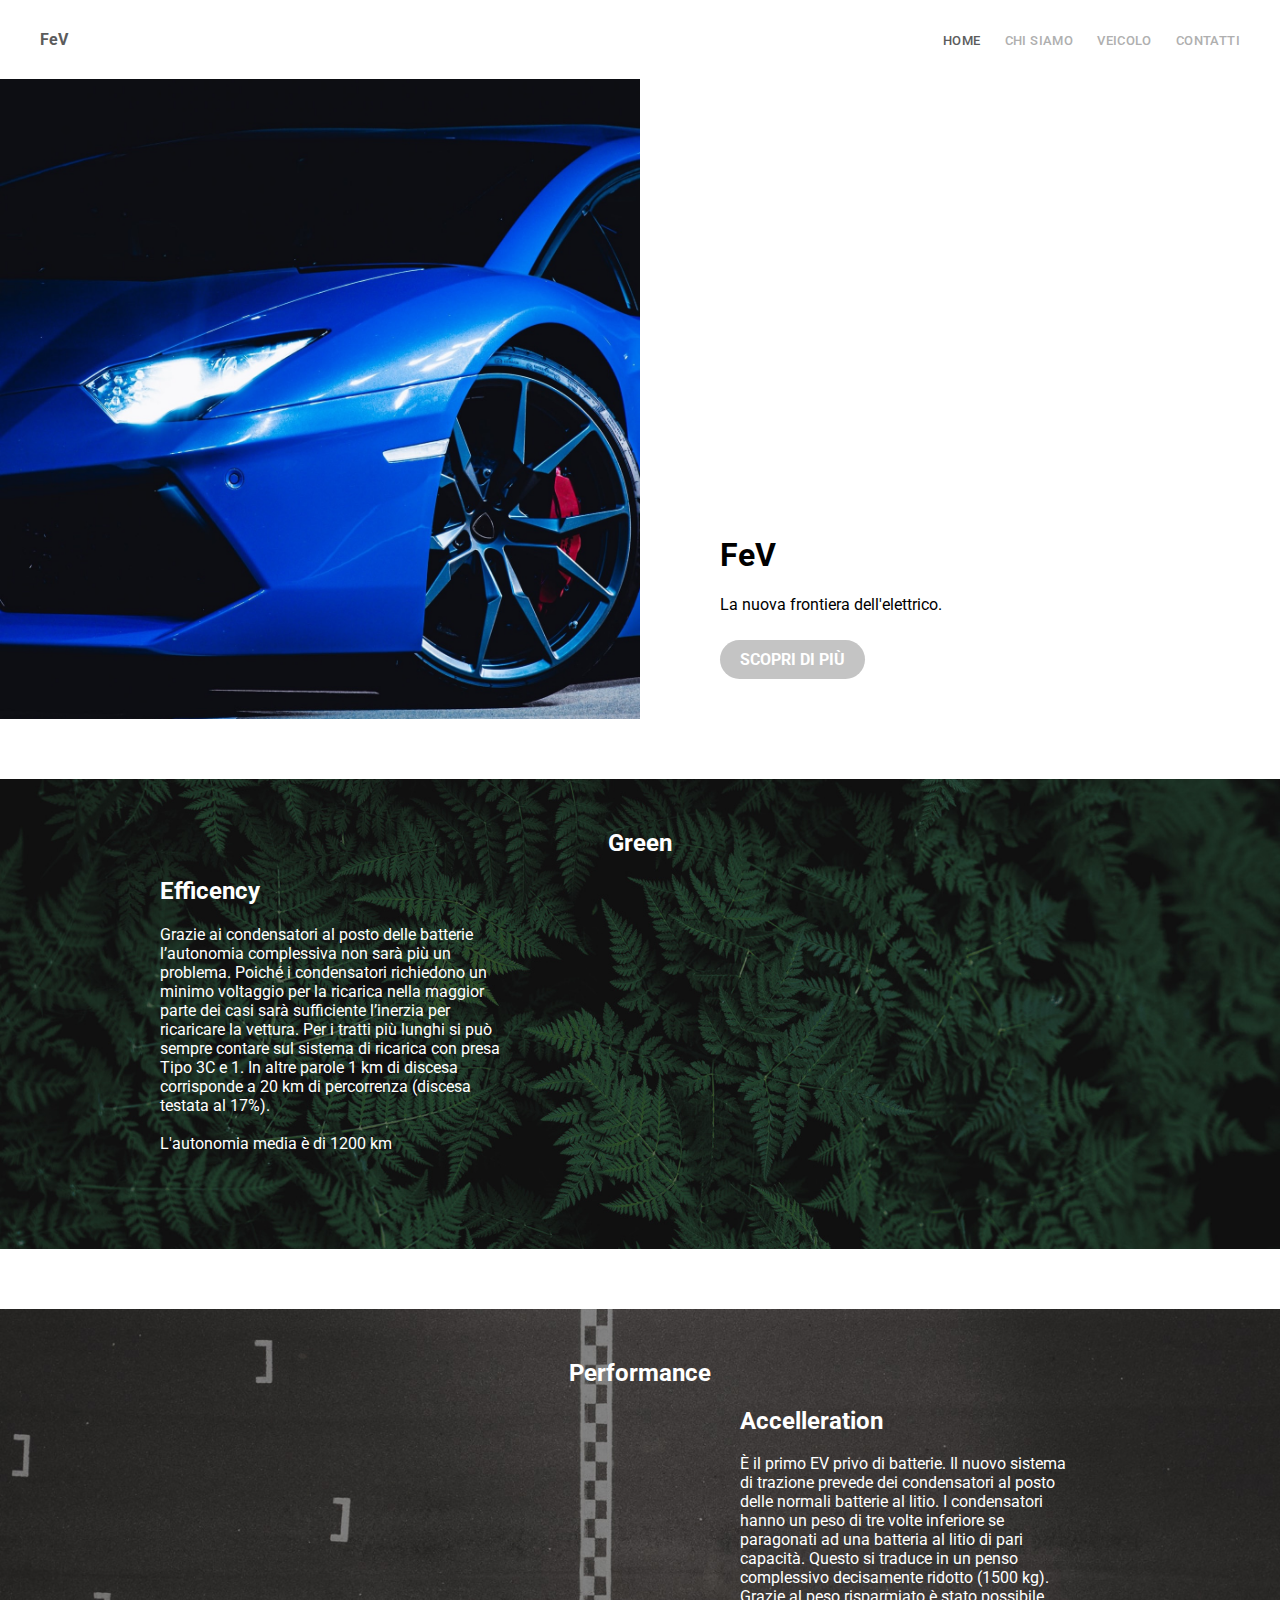
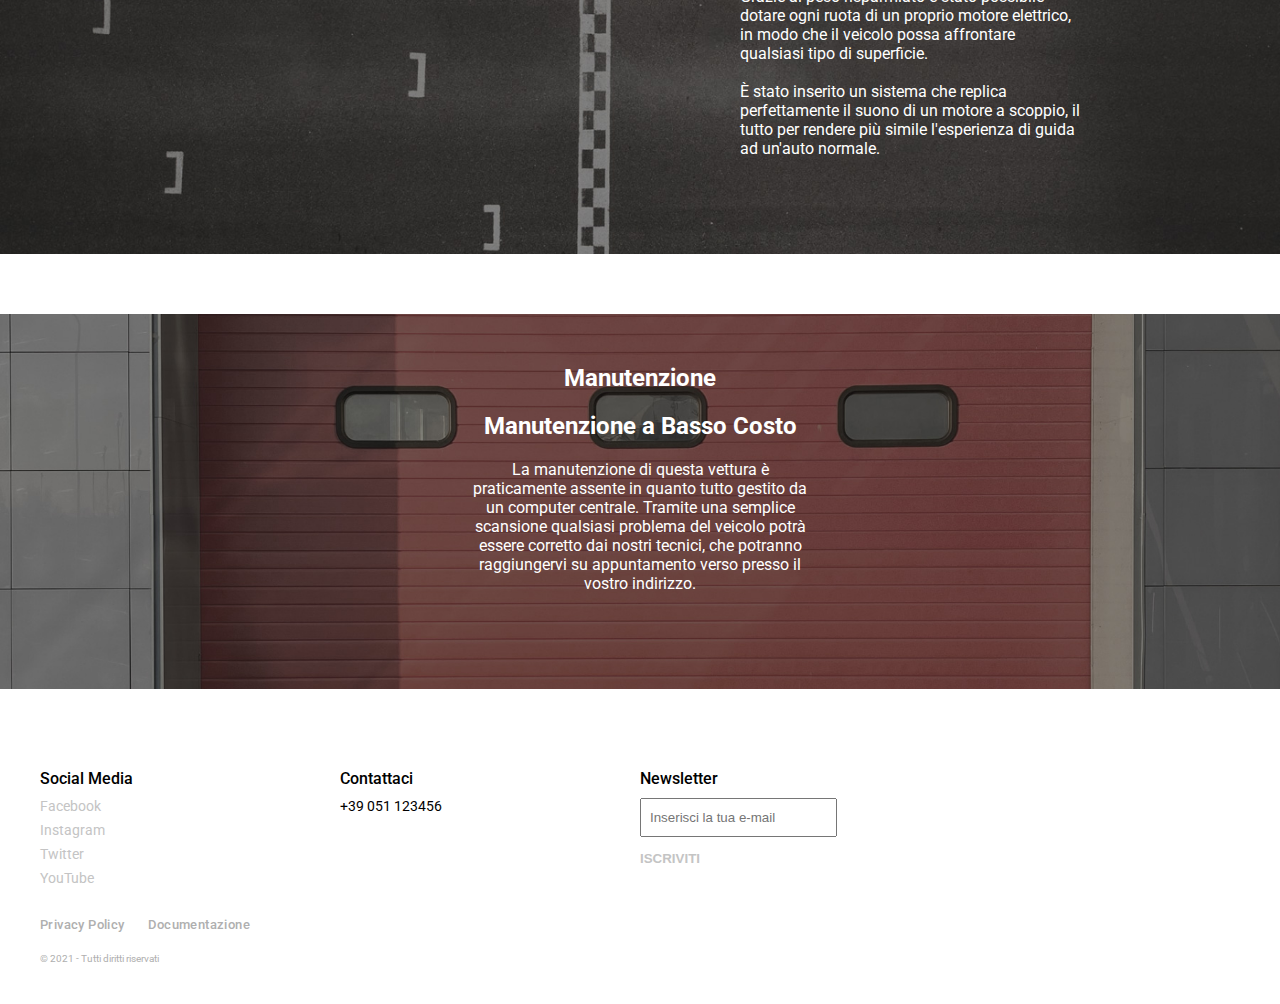
<file: index.html>
<!doctype html>
<html lang="it-IT">
    <head>
        <meta charset="UTF-8">


        <title>FeV</title>
        <link href="https://fonts.googleapis.com/css2?family=Roboto:ital,wght@0,300;0,400;0,500;0,700;1,300;1,400;1,500;1,700&display=swap" rel="stylesheet">
        <link rel="stylesheet" styletype="text/css" href="css/style.css">
        <meta name=viewport content="width=device-width, initial-scale=1.0, maximum-scale=1.0,user-scalable=0"/>
    </head>
    <body>
        <header id="header">
            <div class="clearfix">
                <div id="site-title">
                    <a href="index.html">FeV</a>
                </div>
                <div id="main-navigation">
                    <nav>
                        <ul>
                            <li><a href="index.html" class="current-page">Home</a></li>
                            <li><a href="chi-siamo.html">Chi Siamo</a></li>
                            <li><a href="veicolo.html">Veicolo</a></li>
                            <li><a href="contatti.html">Contatti</a></li>
                        </ul>
                    </nav>
                </div>
            </div>
        </header>

        <section id="hero">
            <div class="clearfix">
                <div class="hero-container">
                    <div class="leftside"></div>
                    <div class="rightside">
                        <div class="hero-content">
                            <h1>FeV</h1>
                            <p>La nuova frontiera dell'elettrico.</p>
                            <a href="veicolo.html" style="margin-top: 10px; display: inline-block;">Scopri di Più</a>
                        </div>
                    </div>
                </div>
            </div>
        </section>

        <section id="green">
            <div class="container">
                <h2 class="section-title">Green</h2>
                <div class="content">
                    <h2 class="">Efficency</h2>
                    <p>Grazie ai condensatori al posto delle batterie l’autonomia complessiva non sarà più un problema. Poiché i condensatori richiedono un minimo voltaggio per la ricarica nella maggior parte dei casi sarà sufficiente l’inerzia per ricaricare la vettura. Per i tratti più lunghi si può sempre contare sul sistema di ricarica con presa Tipo 3C e 1. In altre parole 1 km di discesa corrisponde a 20 km di percorrenza (discesa testata al 17%).<br><br>L'autonomia media è di 1200 km</p>
                </div>
            </div>
        </section>

        <section id="performance">
            <div class="container">
                <h2 class="section-title">Performance</h2>
                <div class="content">
                    <h2 class="">Accelleration</h2>
                    <p>È il primo EV privo di batterie. Il nuovo sistema di trazione prevede dei condensatori al posto delle normali batterie al litio. I condensatori hanno un peso di tre volte inferiore se paragonati ad una batteria al litio di pari capacità. Questo si traduce in un penso complessivo decisamente ridotto (1500 kg). Grazie al peso risparmiato è stato possibile dotare ogni ruota di un proprio motore elettrico, in modo che il veicolo possa affrontare qualsiasi tipo di superficie.<br><br>È stato inserito un sistema che replica perfettamente il suono di un motore a scoppio, il tutto per rendere più simile l'esperienza di guida ad un'auto normale.</brt></p>
                </div>
            </div>
        </section>

        <section id="manutenzione">
            <div class="container">
                <h2 class="section-title">Manutenzione</h2>
                <div class="content">
                    <h2 class="">Manutenzione a Basso Costo</h2>
                    <p>La manutenzione di questa vettura è praticamente assente in quanto tutto gestito da un computer centrale. Tramite una semplice scansione qualsiasi problema del veicolo potrà essere corretto dai nostri tecnici, che potranno raggiungervi su appuntamento verso presso il vostro indirizzo.</p>
                </div>
            </div>
        </section>

        <footer id="footer">
            <div id="contact-area">
                <div class="clearfix">
                    <div class="col">
                        <div class="section-title">Social Media</div>
                        <nav id="social-links">
                            <ul>
                                <li><a href="https://www.facebook.com/" target="_blank">Facebook</a></li>
                                <li><a href="https://www.instagram.com/" target="_blank">Instagram</a></li>
                                <li><a href="https://twitter.com/" target="_blank">Twitter</a></li>
                                <li><a href="https://www.youtube.com/" target="_blank">YouTube</a></li>
                            </ul>
                        </nav>
                    </div>
                    <div class="col">
                        <div class="section-title">Contattaci</div>
                        +39 051 123456
                    </div>
                    <div class="col">
                        <div class="section-title">Newsletter</div>
                        <form id="newsletter">
                            <input type="email" placeholder="Inserisci la tua e-mail">
                            <input type="submit" value="Iscriviti">
                        </form>
                    </div>
                </div>
            </div>
            <div id="secondary-links"> 
                <nav>
                    <ul>
                        <li><a href="#" target="_blank">Privacy Policy</a></li>
                        <li><a href="documentazione.html" target="_blank">Documentazione</a></li>
                    </ul>
                </nav>
            </div>
            <div id="legal-text">
                &copy; 2021 - Tutti diritti riservati

            </div>
        </footer>
    </body> 
</html>
</file>
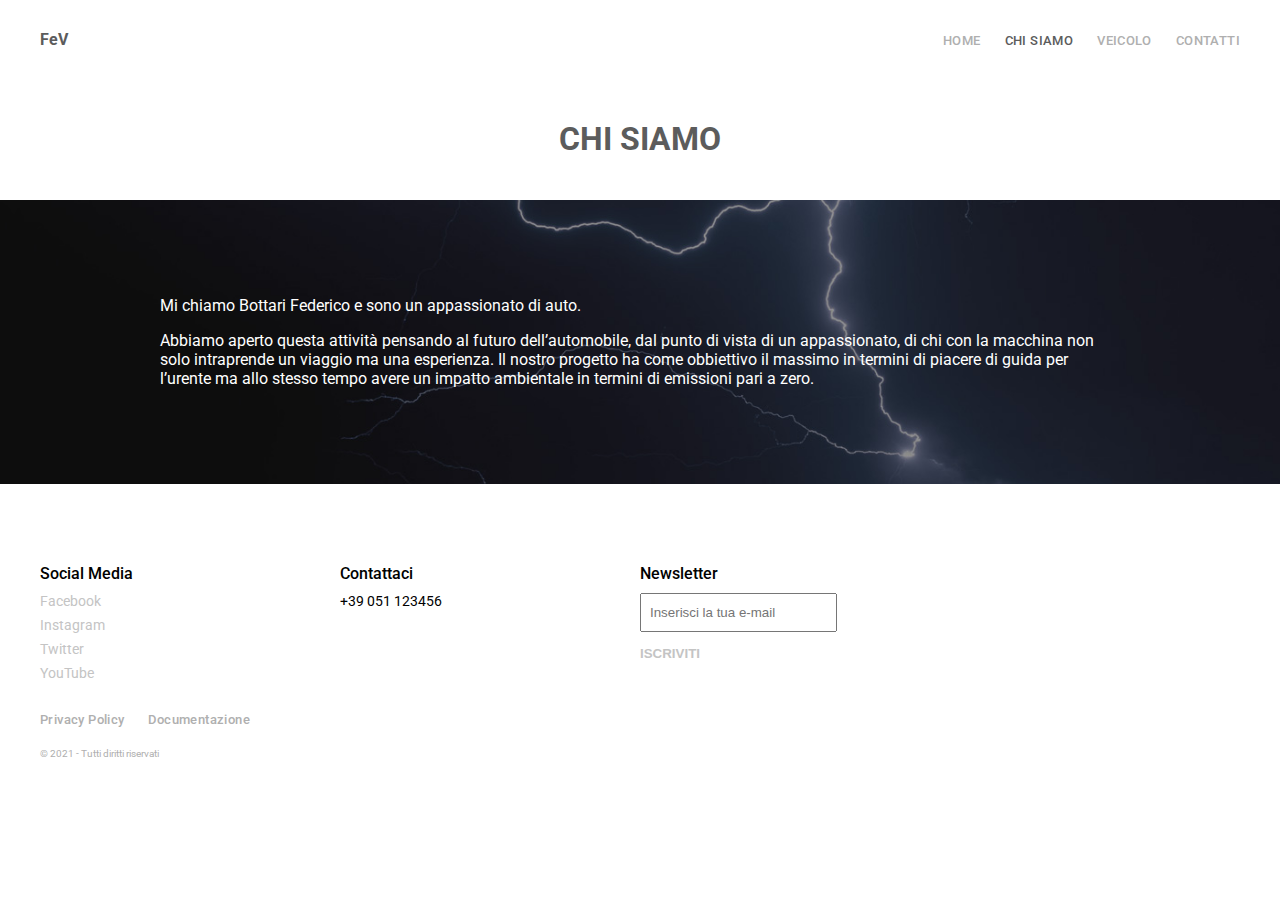
<file: chi-siamo.html>
<!doctype html>
<html lang="it-IT">
    <head>
        <meta charset="UTF-8">

        <title>Chi Siamo - FeV</title>
        <link href="https://fonts.googleapis.com/css2?family=Roboto:ital,wght@0,300;0,400;0,500;0,700;1,300;1,400;1,500;1,700&display=swap" rel="stylesheet">
        <link rel="stylesheet" styletype="text/css" href="css/style.css">
        <meta name=viewport content="width=device-width, initial-scale=1.0, maximum-scale=1.0,user-scalable=0"/>
    </head>
    <body>
        <header id="header">
            <div class="clearfix">
                <div id="site-title">
                    <a href="index.html">FeV</a>
                </div>
                <div id="main-navigation">
                    <nav>
                        <ul>
                            <li><a href="index.html">Home</a></li>
                            <li><a href="chi-siamo.html" class="current-page">Chi Siamo</a></li>
                            <li><a href="veicolo.html">Veicolo</a></li>
                            <li><a href="contatti.html">Contatti</a></li>
                        </ul>
                    </nav>
                </div>
            </div>
        </header>

        <section id="page-title">
            <h1>Chi Siamo</h1>
        </section>
        

        <section id="chi-siamo">
            <div class="container">

                <p>Mi chiamo Bottari Federico e sono un appassionato di auto.</p>
                <p>Abbiamo aperto questa attività pensando al futuro dell’automobile, dal punto di vista di un appassionato, di chi con la macchina non solo intraprende un viaggio ma una esperienza. Il nostro progetto ha come obbiettivo il massimo in termini di piacere di guida per l’urente ma allo stesso tempo avere un impatto ambientale in termini di emissioni pari a zero.</p>

            </div>
        </section>


        <footer id="footer">
            <div id="contact-area">
                <div class="clearfix">
                    <div class="col">
                        <div class="section-title">Social Media</div>
                        <nav id="social-links">
                            <ul>
                                <li><a href="https://www.facebook.com/" target="_blank">Facebook</a></li>
                                <li><a href="https://www.instagram.com/" target="_blank">Instagram</a></li>
                                <li><a href="https://twitter.com/" target="_blank">Twitter</a></li>
                                <li><a href="https://www.youtube.com/" target="_blank">YouTube</a></li>
                            </ul>
                        </nav>
                    </div>
                    <div class="col">
                        <div class="section-title">Contattaci</div>
                        +39 051 123456
                    </div>
                    <div class="col">
                        <div class="section-title">Newsletter</div>
                        <form id="newsletter">
                            <input type="email" placeholder="Inserisci la tua e-mail">
                            <input type="submit" value="Iscriviti">
                        </form>
                    </div>
                </div>
            </div>
            <div id="secondary-links"> 
                <nav>
                    <ul>
                        <li><a href="#" target="_blank">Privacy Policy</a></li>
                        <li><a href="documentazione.html" target="_blank">Documentazione</a></li>
                    </ul>
                </nav>
            </div>
            <div id="legal-text">
                &copy; 2021 - Tutti diritti riservati

            </div>
        </footer>
    </body> 
</html>
</file>
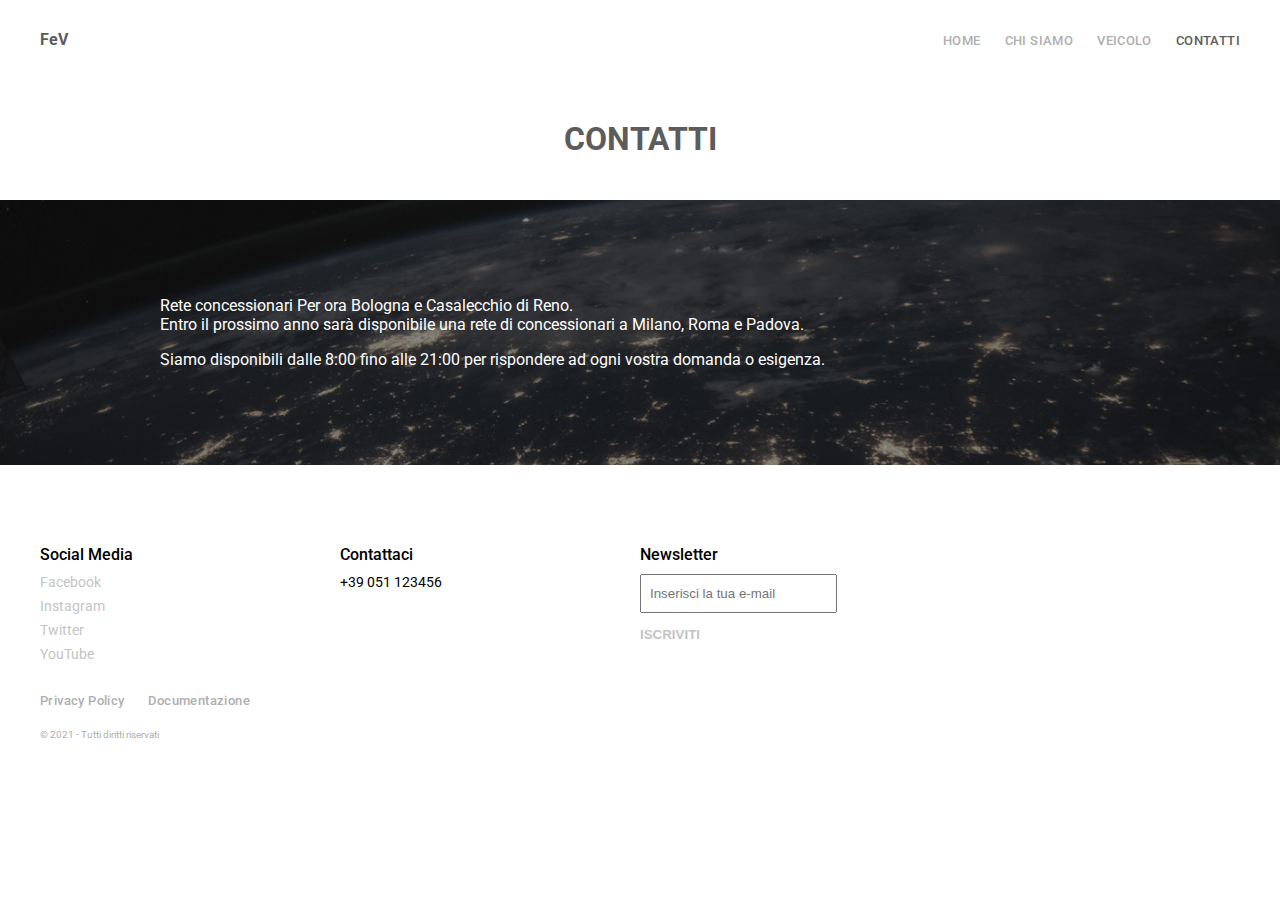
<file: contatti.html>
<!doctype html>
<html lang="it-IT">
    <head>
        <meta charset="UTF-8">

        <title>Contatti - FeV</title>
        <link href="https://fonts.googleapis.com/css2?family=Roboto:ital,wght@0,300;0,400;0,500;0,700;1,300;1,400;1,500;1,700&display=swap" rel="stylesheet">
        <link rel="stylesheet" styletype="text/css" href="css/style.css">
        <meta name=viewport content="width=device-width, initial-scale=1.0, maximum-scale=1.0,user-scalable=0"/>
    </head>
    <body>
        <header id="header">
            <div class="clearfix">
                <div id="site-title">
                    <a href="index.html">FeV</a>
                </div>
                <div id="main-navigation">
                    <nav>
                        <ul>
                            <li><a href="index.html">Home</a></li>
                            <li><a href="chi-siamo.html">Chi Siamo</a></li>
                            <li><a href="veicolo.html">Veicolo</a></li>
                            <li><a href="contatti.html" class="current-page">Contatti</a></li>
                        </ul>
                    </nav>
                </div>
            </div>
        </header>

        <section id="page-title">
            <h1>Contatti</h1>
        </section>
        

        <section id="contatti">
            <div class="container">

                <p>Rete concessionari Per ora Bologna e Casalecchio di Reno.<br>Entro il prossimo anno sarà disponibile una rete di concessionari a Milano, Roma e Padova.</p>

                <p>Siamo disponibili dalle 8:00 fino alle 21:00 per rispondere ad ogni vostra domanda o esigenza.</p>


            </div>
        </section>


        <footer id="footer">
            <div id="contact-area">
                <div class="clearfix">
                    <div class="col">
                        <div class="section-title">Social Media</div>
                        <nav id="social-links">
                            <ul>
                                <li><a href="https://www.facebook.com/" target="_blank">Facebook</a></li>
                                <li><a href="https://www.instagram.com/" target="_blank">Instagram</a></li>
                                <li><a href="https://twitter.com/" target="_blank">Twitter</a></li>
                                <li><a href="https://www.youtube.com/" target="_blank">YouTube</a></li>
                            </ul>
                        </nav>
                    </div>
                    <div class="col">
                        <div class="section-title">Contattaci</div>
                        +39 051 123456
                    </div>
                    <div class="col">
                        <div class="section-title">Newsletter</div>
                        <form id="newsletter">
                            <input type="email" placeholder="Inserisci la tua e-mail">
                            <input type="submit" value="Iscriviti">
                        </form>
                    </div>
                </div>
            </div>
            <div id="secondary-links"> 
                <nav>
                    <ul>
                        <li><a href="#" target="_blank">Privacy Policy</a></li>
                        <li><a href="documentazione.html" target="_blank">Documentazione</a></li>
                    </ul>
                </nav>
            </div>
            <div id="legal-text">
                &copy; 2021 - Tutti diritti riservati

            </div>
        </footer>
    </body> 
</html>
</file>
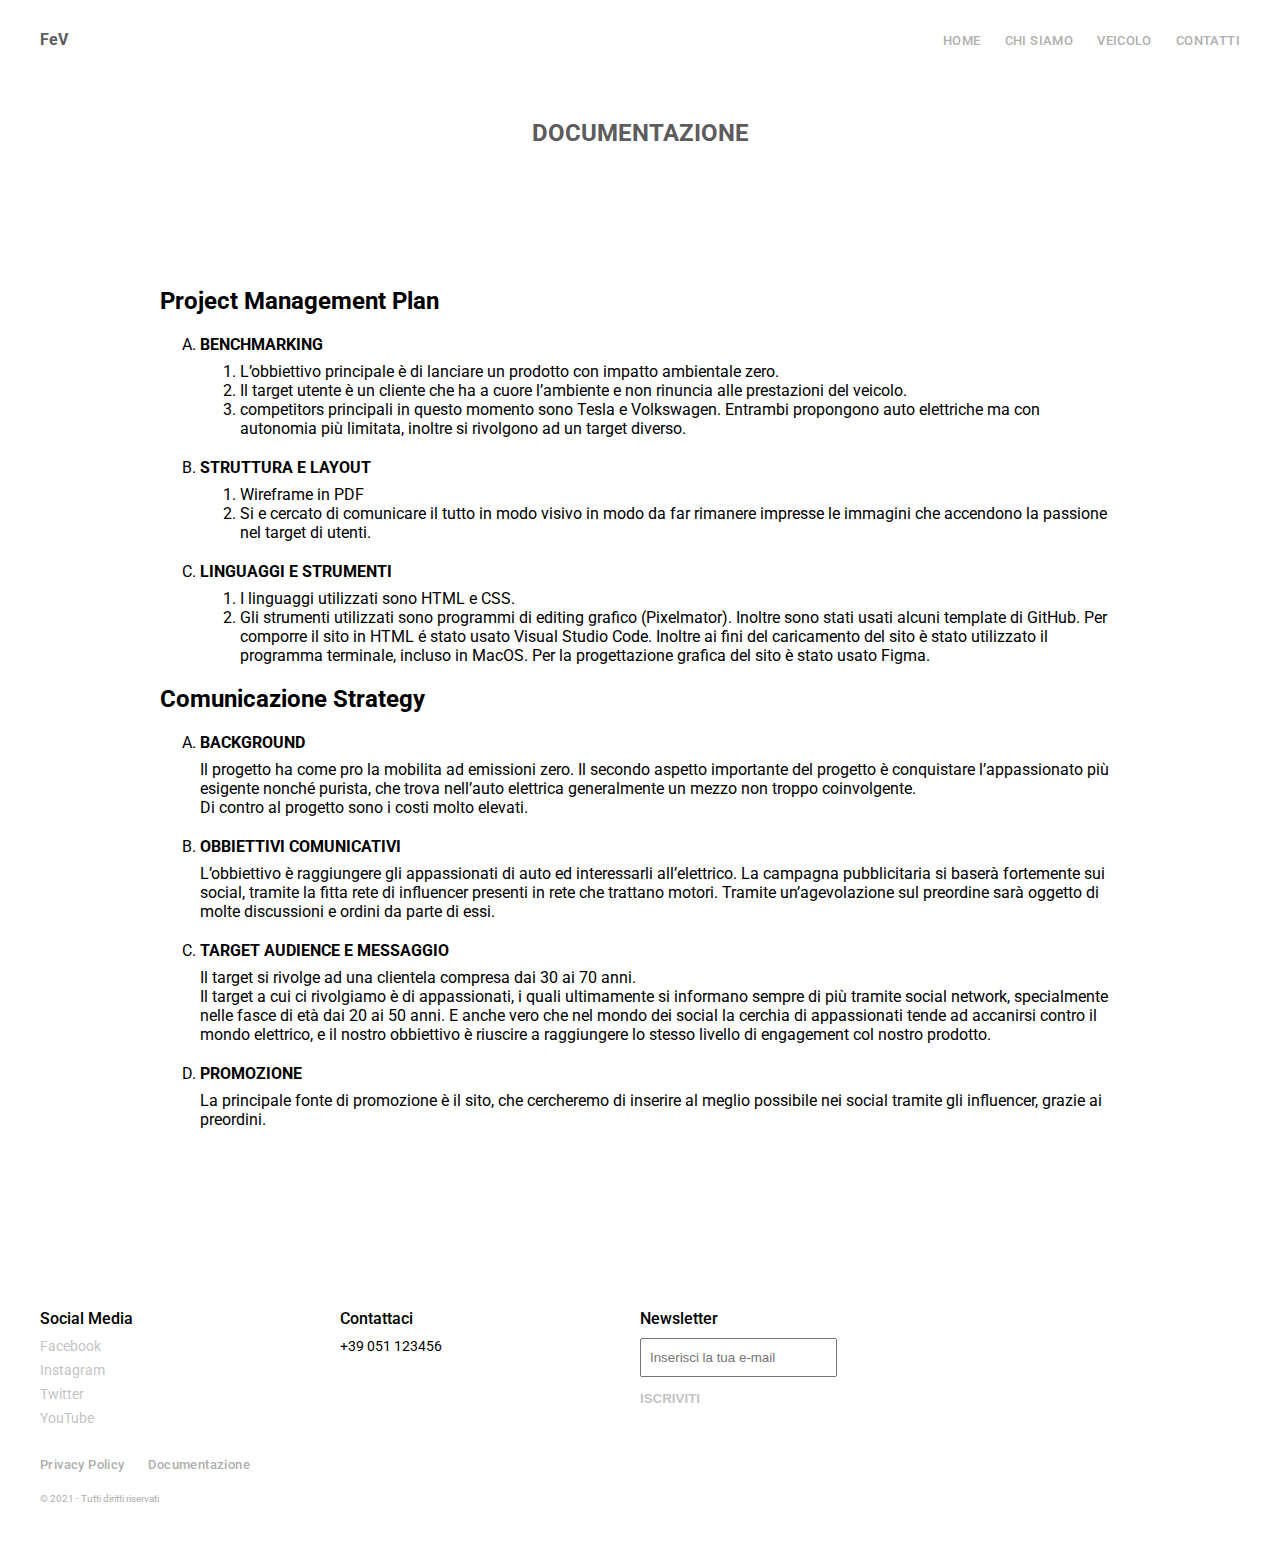
<file: documentazione.html>
<!doctype html>
<html lang="it-IT">
    <head>
        <meta charset="UTF-8">

        <title>Documentazione - FeV</title>
        <link href="https://fonts.googleapis.com/css2?family=Roboto:ital,wght@0,300;0,400;0,500;0,700;1,300;1,400;1,500;1,700&display=swap" rel="stylesheet">
        <link rel="stylesheet" styletype="text/css" href="css/style.css">
        <meta name=viewport content="width=device-width, initial-scale=1.0, maximum-scale=1.0,user-scalable=0"/>
    </head>
    <body>
        <header id="header">
            <div class="clearfix">
                <div id="site-title">
                    <a href="index.html">FeV</a>
                </div>
                <div id="main-navigation">
                    <nav>
                        <ul>
                            <li><a href="index.html">Home</a></li>
                            <li><a href="chi-siamo.html">Chi Siamo</a></li>
                            <li><a href="veicolo.html">Veicolo</a></li>
                            <li><a href="contatti.html">Contatti</a></li>
                        </ul>
                    </nav>
                </div>
            </div>
        </header>

        <section id="page-title">
            <h2>Documentazione</h2>
        </section>
        

        <section id="documentazione">
            <div class="container">
                <h2>Project Management Plan</h2>

                <ol type="A">
                    <li>
                        <div class="title">Benchmarking</div>
                        <ol>
                            <li>L’obbiettivo principale è di lanciare un prodotto con impatto ambientale zero.</li>
                            <li>Il target utente è un cliente che ha a cuore l’ambiente e non rinuncia alle prestazioni del veicolo.</li>
                            <li> competitors principali in questo momento sono Tesla e Volkswagen. Entrambi propongono auto elettriche ma con autonomia più limitata, inoltre si rivolgono ad un target diverso.</li>
                        </ol>
                    </li>
                
                    <li>
                        <div class="title">Struttura e layout</div>
                        <ol>
                            <li>Wireframe in PDF</li>
                            <li>Si e cercato di comunicare il tutto in modo visivo in modo da far rimanere impresse le immagini che accendono la passione nel target di utenti.</li>
                        </ol>
                    </li>
                
                
                    <li>
                        <div class="title">Linguaggi e strumenti</div>
                        <ol>
                            <li>I linguaggi utilizzati sono HTML e CSS.</li>
                            <li>Gli strumenti utilizzati sono programmi di editing grafico (Pixelmator). Inoltre sono  stati usati alcuni template di GitHub. Per comporre il sito in HTML é stato usato Visual Studio Code. Inoltre ai fini del caricamento del sito è stato utilizzato il programma terminale, incluso in MacOS. Per la progettazione grafica del sito è stato usato Figma.</li>
                        </ol>
                    </li>
                </ol>
                
                
                <h2>Comunicazione Strategy</h2>
                <ol type="A">
                    <li>
                        <div class="title">Background</div>
                        Il progetto ha come pro la mobilita ad emissioni zero. Il secondo aspetto importante del progetto è conquistare l’appassionato più esigente nonché purista, che trova nell’auto elettrica generalmente un mezzo non troppo coinvolgente.<br>
                        Di contro al progetto sono i costi molto elevati.
                    </li>
                
                    <li>
                        <div class="title">Obbiettivi comunicativi</div>
                        L’obbiettivo è raggiungere gli appassionati di auto ed interessarli all’elettrico. La campagna pubblicitaria si baserà fortemente sui social, tramite la fitta rete di influencer presenti in rete che trattano motori. Tramite un’agevolazione sul preordine sarà oggetto di molte discussioni e ordini da parte di essi.
                    </li>
                
                
                    <li>
                        <div class="title">Target audience e messaggio</div>
                        Il target si rivolge ad una clientela compresa dai 30 ai 70 anni.<br>
                        Il target a cui ci rivolgiamo è di appassionati, i quali ultimamente si informano sempre di più tramite social network, specialmente nelle fasce di età dai 20 ai 50 anni. E anche vero che nel mondo dei social la cerchia di appassionati tende ad accanirsi contro il mondo elettrico, e il nostro obbiettivo è riuscire a raggiungere lo stesso livello di engagement col nostro prodotto.
                    </li>
                
                    <li>
                        <div class="title">Promozione</div>
                        La principale fonte di promozione è il sito, che cercheremo di inserire al meglio possibile nei social tramite gli influencer, grazie ai preordini.
                    </li>
                </ol>

            </div>
        </section>


        <footer id="footer">
            <div id="contact-area">
                <div class="clearfix">
                    <div class="col">
                        <div class="section-title">Social Media</div>
                        <nav id="social-links">
                            <ul>
                                <li><a href="https://www.facebook.com/" target="_blank">Facebook</a></li>
                                <li><a href="https://www.instagram.com/" target="_blank">Instagram</a></li>
                                <li><a href="https://twitter.com/" target="_blank">Twitter</a></li>
                                <li><a href="https://www.youtube.com/" target="_blank">YouTube</a></li>
                            </ul>
                        </nav>
                    </div>
                    <div class="col">
                        <div class="section-title">Contattaci</div>
                        +39 051 123456
                    </div>
                    <div class="col">
                        <div class="section-title">Newsletter</div>
                        <form id="newsletter">
                            <input type="email" placeholder="Inserisci la tua e-mail">
                            <input type="submit" value="Iscriviti">
                        </form>
                    </div>
                </div>
            </div>
            <div id="secondary-links"> 
                <nav>
                    <ul>
                        <li><a href="#" target="_blank">Privacy Policy</a></li>
                        <li><a href="documentazione.html" target="_blank">Documentazione</a></li>
                    </ul>
                </nav>
            </div>
            <div id="legal-text">
                &copy; 2021 - Tutti diritti riservati

            </div>
        </footer>
    </body> 
</html>
</file>
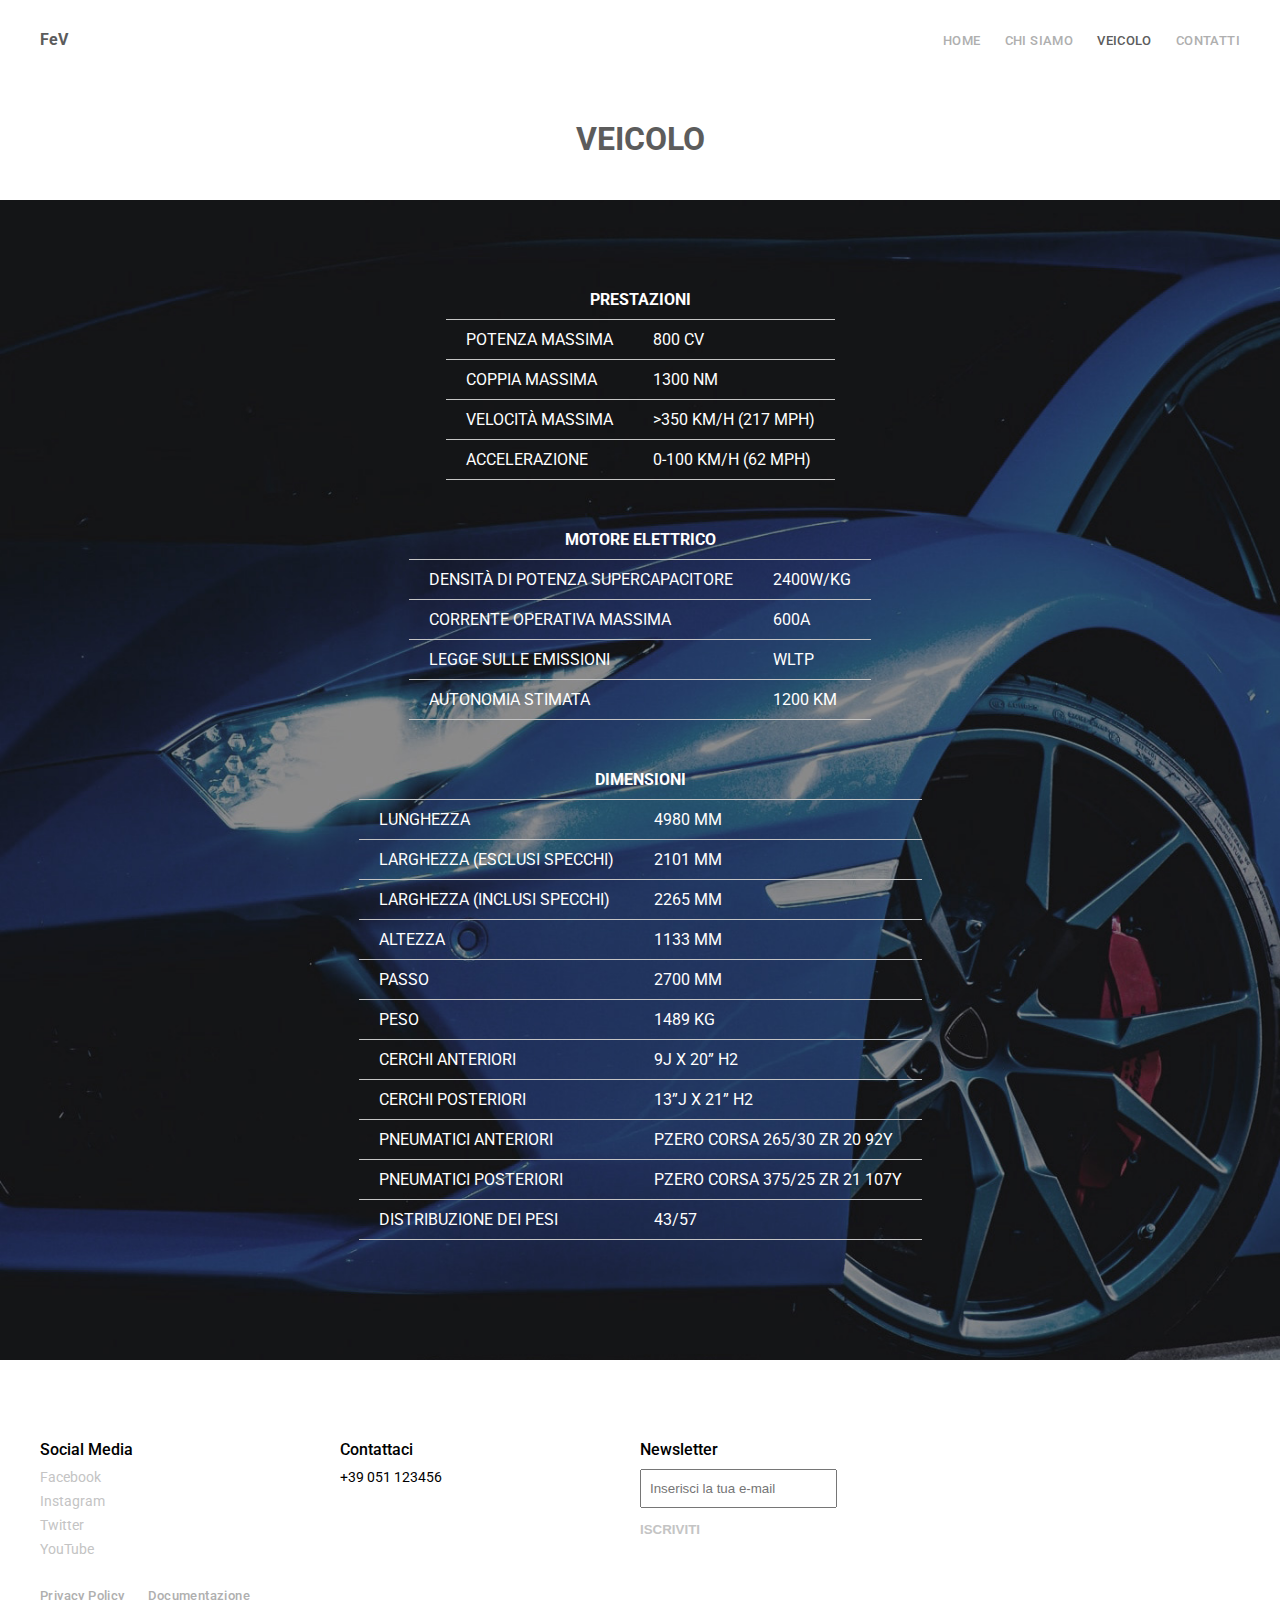
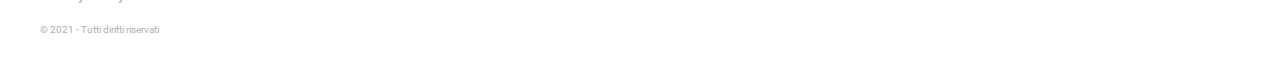
<file: veicolo.html>
<!doctype html>
<html lang="it-IT">
    <head>
        <meta charset="UTF-8">

        <title>Veicolo - FeV</title>
        <link href="https://fonts.googleapis.com/css2?family=Roboto:ital,wght@0,300;0,400;0,500;0,700;1,300;1,400;1,500;1,700&display=swap" rel="stylesheet">
        <link rel="stylesheet" styletype="text/css" href="css/style.css">
        <meta name=viewport content="width=device-width, initial-scale=1.0, maximum-scale=1.0,user-scalable=0"/>
    </head>
    <body>
        <header id="header">
            <div class="clearfix">
                <div id="site-title">
                    <a href="index.html">FeV</a>
                </div>
                <div id="main-navigation">
                    <nav>
                        <ul>
                            <li><a href="index.html">Home</a></li>
                            <li><a href="chi-siamo.html">Chi Siamo</a></li>
                            <li><a href="veicolo.html" class="current-page">Veicolo</a></li>
                            <li><a href="contatti.html">Contatti</a></li>
                        </ul>
                    </nav>
                </div>
            </div>
        </header>

        <section id="page-title">
            <h1>Veicolo</h1>
        </section>
        

        <section id="modello">
            <div class="container">

                <table class="table-specs" cellspacing="0" cellpadding="0">
                    <thead>
                        <tr>
                            <td colspan="2">Prestazioni</td>
                        </tr>
                    </thead>
                    <tbody>
                        <tr>
                            <td>Potenza massima</td>
                            <td>800 cv</td>
                        </tr>

                        <tr>
                            <td>Coppia massima</td>
                            <td>1300 Nm</td>
                        </tr>

                        <tr>
                            <td>Velocità massima</td>
                            <td>>350 km/h (217 mph)</td>
                        </tr>

                        <tr>
                            <td>Accelerazione</td>
                            <td>0-100 km/h (62 mph)</td>
                        </tr>
                    </tbody>
                </table>

                <table class="table-specs" cellspacing="0" cellpadding="0">
                    <thead>
                        <tr>
                            <td colspan="2">Motore elettrico</td>
                        </tr>
                    </thead>
                    <tbody>
                        <tr>
                            <td>Densità di potenza supercapacitore</td>
                            <td>2400W/Kg</td>
                        </tr>

                        <tr>
                            <td>Corrente operativa massima</td>
                            <td>600A</td>
                        </tr>

                        <tr>
                            <td>Legge sulle emissioni</td>
                            <td>WLTP</td>
                        </tr>

                        <tr>
                            <td>Autonomia stimata</td>
                            <td>1200 km</td>
                        </tr>
                    </tbody>
                </table>


                <table class="table-specs" cellspacing="0" cellpadding="0">
                    <thead>
                        <tr>
                            <td colspan="2">Dimensioni</td>
                        </tr>
                    </thead>
                    <tbody>
                        <tr>
                            <td>Lunghezza</td>
                            <td>4980 mm</td>
                        </tr>

                        <tr>
                            <td>Larghezza (esclusi specchi)</td>
                            <td>2101 mm</td>
                        </tr>

                        <tr>
                            <td>Larghezza (inclusi specchi)</td>
                            <td>2265 mm</td>
                        </tr>

                        <tr>
                            <td>Altezza</td>
                            <td>1133 mm</td>
                        </tr>

                        <tr>
                            <td>Passo</td>
                            <td>2700 mm</td>
                        </tr>

                        <tr>
                            <td>Peso</td>
                            <td>1489 kg</td>
                        </tr>

                        <tr>
                            <td>Cerchi anteriori</td>
                            <td>9J X 20” H2</td>
                        </tr>

                        <tr>
                            <td>Cerchi posteriori</td>
                            <td>13”J X 21” H2</td>
                        </tr>

                        <tr>
                            <td>Pneumatici anteriori</td>
                            <td>PZero Corsa 265/30 ZR 20 92Y</td>
                        </tr>

                        <tr>
                            <td>Pneumatici posteriori</td>
                            <td>PZero Corsa 375/25 ZR 21 107Y</td>
                        </tr>

                        <tr>
                            <td>Distribuzione dei pesi</td>
                            <td>43/57</td>
                        </tr>


                    </tbody>
                </table>

            </div>
        </section>


        <footer id="footer">
            <div id="contact-area">
                <div class="clearfix">
                    <div class="col">
                        <div class="section-title">Social Media</div>
                        <nav id="social-links">
                            <ul>
                                <li><a href="https://www.facebook.com/" target="_blank">Facebook</a></li>
                                <li><a href="https://www.instagram.com/" target="_blank">Instagram</a></li>
                                <li><a href="https://twitter.com/" target="_blank">Twitter</a></li>
                                <li><a href="https://www.youtube.com/" target="_blank">YouTube</a></li>
                            </ul>
                        </nav>
                    </div>
                    <div class="col">
                        <div class="section-title">Contattaci</div>
                        +39 051 123456
                    </div>
                    <div class="col">
                        <div class="section-title">Newsletter</div>
                        <form id="newsletter">
                            <input type="email" placeholder="Inserisci la tua e-mail">
                            <input type="submit" value="Iscriviti">
                        </form>
                    </div>
                </div>
            </div>
            <div id="secondary-links"> 
                <nav>
                    <ul>
                        <li><a href="#" target="_blank">Privacy Policy</a></li>
                        <li><a href="documentazione.html" target="_blank">Documentazione</a></li>
                    </ul>
                </nav>
            </div>
            <div id="legal-text">
                &copy; 2021 - Tutti diritti riservati

            </div>
        </footer>
    </body> 
</html>
</file>
<file: css/style.css>
html,
body{
    margin: 0;
    padding: 0;
}
/* Start */
body{
    font-family: 'Roboto', sans-serif;
}
.clearfix:after{
    clear: both;
    content: " ";
    display: block;
    height: 0;
    font-size: 0;
}
.container{
    max-width: 960px;
    margin: 0 auto;
}

/* Header */
#header{
    padding: 30px 40px; 
}
#header #site-title{
    float:left;
    font-weight: 700;
    font-size: 16px;
}
#header #site-title a{
    text-decoration: none;
}
#header #site-title,
#header #site-title a{
    color: #5c5c5c;
}
#header #main-navigation{
    float: right;
}
#header #main-navigation ul{
    padding: 0;                      /*padding agisce sul margine interno*/
    margin: 0;
    list-style-type: none;
}
#header #main-navigation ul li{
    display: inline-block;
    font-weight: 500;
    font-size: 13px;
    letter-spacing: 0.03em;
    text-transform: uppercase;
    margin-right: 20px;
}
#header #main-navigation ul li:last-child{
    margin-right: 0;
}
#header #main-navigation ul li a{
    text-decoration: none;    
}
#header #main-navigation ul li,
#header #main-navigation ul li a{
    color:#afafaf;
}
#header #main-navigation ul li .current-page{
    color: #5c5c5c;
}
/* Footer */
#footer{
    padding: 80px 40px 40px;
}
#footer #contact-area{
    font-size: 14px;
}
#footer #contact-area .col{
    width: 25%;
    float: left;
}
#footer #contact-area .section-title{
    margin-bottom: 10px;
    font-weight: 500;
    font-size: 16px;
}
#footer #contact-area #social-links ul{
    padding: 0;
    margin: 0;
    list-style-type: none;
}
#footer #contact-area #social-links ul li{
    margin-bottom: 8px;
}
#footer #contact-area #social-links ul li,
#footer #contact-area #social-links ul li a{
    color: #c4c4c4;
}
#footer #contact-area #social-links ul li a{
    text-decoration: none;
}
#footer #contact-area #social-links ul li a:hover{
    color: #5c5c5c;
}
#footer #contact-area #newsletter input[type="email"]{
    padding: 10px 8px;
    display: block;
}
#footer #contact-area #newsletter input[type="submit"]{
    padding: 0;
    margin-top: 14px;
    background-color: transparent;
    border: none;
    outline: none;
    display: block;
    text-transform: uppercase;
    font-weight: 700;
    color: #c4c4c4;
}
#footer #contact-area #newsletter input[type="submit"]:hover{
    color: #5c5c5c;
    cursor: pointer;
}
#footer #secondary-links{
    margin: 20px 0;
}
#footer #secondary-links ul{
    padding:0;                     
    margin:0;
    list-style-type: none;
}
#footer #secondary-links ul li{
    display: inline-block;
    font-weight: 500;
    font-size: 13px;
    letter-spacing: 0.03em;
    margin-right: 20px; 
}
#footer #secondary-links ul li:last-child{
    margin-right: 0;
}
#footer #secondary-links ul li,
#footer #secondary-links ul li a{
    color: #afafaf;
}
#footer #secondary-links ul li a{
    text-decoration: none;
}

#footer #legal-text{
    font-size: 10px;
    color:#afafaf;
}

/**** Home ****/
/* Hero */
#hero .leftside,
#hero .rightside{
    width: 50%;
    float: left;
}
#hero .leftside{
    padding-top: 50%;
    content: " ";
    background-image: url('../images/hero.jpg');
    background-size: cover;
    background-position: center center;
}
#hero .rightside{
    display: flex;
    flex-direction: column;
}
#hero .hero-container{
    display: flex;
}
#hero .hero-container .hero-content{
    max-width: 340px;
    margin: auto 80px 40px;
}
#hero .hero-content a{
    padding: 10px 20px;
    background-color: #c4c4c4;
    -webkit-border-radius: 30px;
    -moz-border-radius: 30px;
    border-radius: 30px;
    color: #ffffff;
    text-decoration: none;
    text-transform: uppercase;
    font-weight: 700;
}


section .section-title{
    text-align: center;
}
/* Green */
#green{
    margin-top: 60px;
    padding: 30px 60px 80px;
    background-image: url('../images/green.jpg');
    background-size: cover;
    background-position: center center;
    color: #ffffff;
}
#green .content{
    max-width: 340px;
}

/* Performance */
#performance{
    margin-top: 60px;
    padding: 30px 60px 80px;
    background-image: url('../images/performance.jpg');
    background-size: cover;
    background-position: center center;
    color: #ffffff;
}
#performance .content{
    max-width: 340px;
    margin-left: auto;
    margin-right: 40px;
}

/* Manutenzione */
#manutenzione{
    margin-top: 60px;
    padding: 30px 60px 80px;
    background-image: url('../images/manutenzione.jpg');
    background-size: cover;
    background-position: center center;
    color: #ffffff;
    text-align: center;
}
#manutenzione .content{
    max-width: 340px;
    margin: 0 auto;
}

#page-title{
    padding: 20px 0;
    text-align: center;
    color: #5c5c5c;
    text-transform: uppercase;
}

/**** Chi Siamo ****/
#chi-siamo{
    padding: 80px;
    background-image: url('../images/chi-siamo.jpg');
    background-size: cover;
    background-position: center center;
    color: #ffffff;
}

/**** Modello ****/
#modello{
    padding: 80px;
    background-image: url('../images/modello.jpg');
    background-size: cover;
    background-position: center center;
    color: #ffffff;
}
/* Tabella Specifiche */
#modello .table-specs{
    margin: 0 auto 40px;
    text-transform: uppercase;
}
#modello .table-specs thead tr td{
    font-weight: bold;
    border-bottom: 1px solid #c4c4c4;
    text-align: center;
}
#modello .table-specs tr td{
    padding: 10px 20px;
    border-bottom: 1px solid #c4c4c4;
}

/**** Contatti ****/
#contatti{
    padding: 80px;
    background-image: url('../images/contatti.jpg');
    background-size: cover;
    background-position: center center;
    color: #ffffff;
}

/**** Documentazione ****/
#documentazione{
    padding: 80px;
}
#documentazione ol li{
    margin-bottom: 20px;
}
#documentazione ol li ol li{
    margin-bottom: 0;
}
#documentazione ol li .title{
    margin-bottom: 8px;
    font-weight: 700;
    text-transform: uppercase;
}

/**** Mobile ****/
@media (max-width: 768px){
    #hero .hero-container{
        display: block;
    }
    /* Hero */
    #hero .leftside{
        min-height: 300px;
    }
    #hero .leftside,
    #hero .rightside{
        width: 100%;
        float: none;
    }
    #hero .hero-container .hero-content{
        margin-left: auto;
        margin-right: auto;
        text-align: center;
    }
    /* Green */
    #green{
        margin-top: 0;
        text-align: center;
    }
    #green .content{
        margin: 0 auto;
    }
    /* Performance */
    #performance{
        text-align: center;
    }
    #performance .content{
        margin: 0 auto;
    }
    /**** Header ****/
    #header{
        text-align: center;
    }
    #header #site-title{
        float: none;
    }
    #header #main-navigation{
        margin-top: 20px;
        float: none;
    }
    /**** Footer ****/
    #footer #contact-area .col{
        width: 100%;
        margin-bottom: 60px;
        float: none;
    }
    /**** Modello ****/
    #modello{
        padding: 80px 20px;
    }
    #modello .table-specs{
        width: 100%;
    }
}
@media (max-width: 390px){
    #header #main-navigation{
        margin-top: 30px;
    }
    #header #main-navigation ul li{
        margin-right: 0;
        margin-bottom: 20px;
        display: block;
    }
    #header #main-navigation ul li:last-child{
        margin-bottom: 0;
    }
}
</file>
